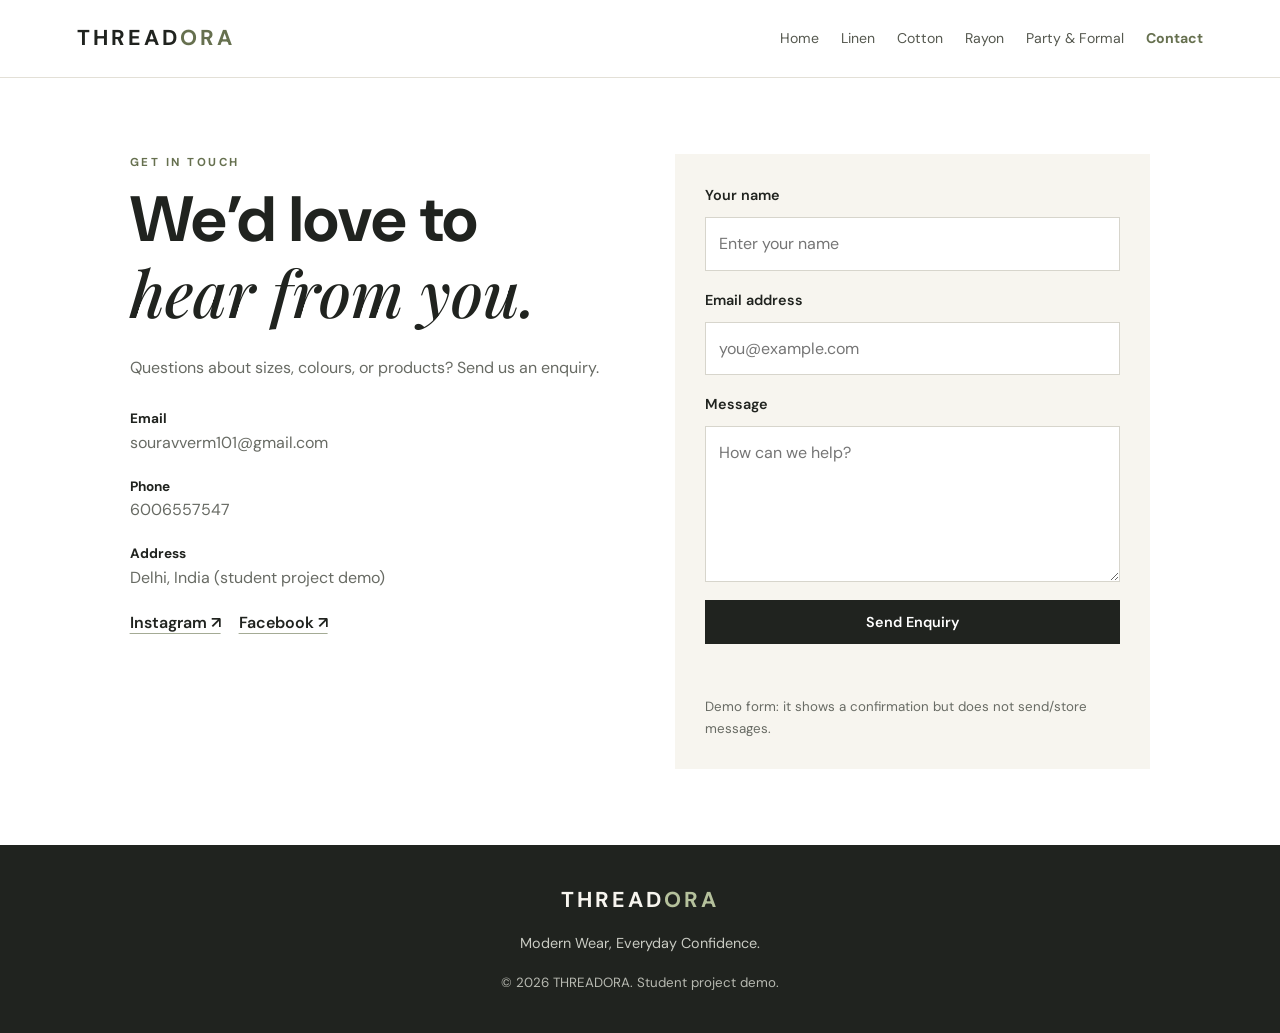
<file: contact.html>
<!DOCTYPE html><html lang="en"><head><meta charset="UTF-8"><meta name="viewport" content="width=device-width, initial-scale=1.0"><title>Contact | THREADORA</title><link rel="stylesheet" href="style.css"></head><body><header class="site-header"><a class="logo" href="index.html">THREAD<span>ORA</span></a><button class="menu-toggle" aria-label="Open menu" onclick="document.querySelector('nav').classList.toggle('open')">☰</button><nav><a href="index.html">Home</a><a href="linen.html">Linen</a><a href="cotton.html">Cotton</a><a href="rayon.html">Rayon</a><a href="formal.html">Party & Formal</a><a class="active" href="contact.html">Contact</a></nav></header><main class="section contact-layout"><div><p class="eyebrow">GET IN TOUCH</p><h1 class="page-title">We’d love to<br><em>hear from you.</em></h1><p class="intro">Questions about sizes, colours, or products? Send us an enquiry.</p><div class="contact-detail"><strong>Email</strong><a href="mailto:souravverm101@gmail.com">souravverm101@gmail.com</a></div><div class="contact-detail"><strong>Phone</strong><span>6006557547</span></div><div class="contact-detail"><strong>Address</strong><span>Delhi, India (student project demo)</span></div><div class="social"><a href="https://www.instagram.com/" target="_blank" rel="noopener">Instagram ↗</a><a href="https://www.facebook.com/" target="_blank" rel="noopener">Facebook ↗</a></div></div><form class="contact-form" id="contactForm"><label for="name">Your name</label><input id="name" name="name" required placeholder="Enter your name"><label for="email">Email address</label><input id="email" name="email" type="email" required placeholder="you@example.com"><label for="message">Message</label><textarea id="message" name="message" rows="5" required placeholder="How can we help?"></textarea><button class="btn" type="submit">Send Enquiry</button><p id="formMessage" aria-live="polite"></p><small>Demo form: it shows a confirmation but does not send/store messages.</small></form></main><footer><a class="logo" href="index.html">THREAD<span>ORA</span></a><p>Modern Wear, Everyday Confidence.</p><small>© 2026 THREADORA. Student project demo.</small></footer><script src="script.js"></script></body></html>
</file>
<file: style.css>
@import url('https://fonts.googleapis.com/css2?family=DM+Sans:wght@400;500;600;700&family=Playfair+Display:ital,wght@0,500;0,600;1,500;1,600&display=swap');
:root{--ink:#20231f;--muted:#686b64;--cream:#f7f5ef;--olive:#66704f;--line:#e3e0d7}*{box-sizing:border-box}body{margin:0;background:#fff;color:var(--ink);font-family:'DM Sans',Arial,sans-serif;line-height:1.6}a{color:inherit;text-decoration:none}.site-header{height:auto;min-height:78px;padding:18px 6%;display:flex;align-items:center;justify-content:space-between;border-bottom:1px solid var(--line);gap:24px;background:#fff;position:sticky;top:0;z-index:10}.logo{font-weight:700;letter-spacing:3px;font-size:1.35rem;white-space:nowrap}.logo span{color:var(--olive)}nav{display:flex;gap:22px;align-items:center}nav a{font-size:.88rem;color:#55584f}nav a:hover,nav a.active{color:var(--olive);font-weight:700}.menu-toggle{display:none;background:none;border:0;font-size:1.5rem}.hero{display:grid;grid-template-columns:1fr 1fr;min-height:530px;background:var(--cream)}.hero-copy{padding:80px 12% 70px 13%;align-self:center}.hero img{width:100%;height:100%;min-height:530px;object-fit:cover}.eyebrow{font-size:.72rem;letter-spacing:2.5px;font-weight:700;color:var(--olive);text-transform:uppercase;margin:0 0 12px}h1,h2{line-height:1.12;margin:0 0 22px}h1{font-size:clamp(2.8rem,5vw,5rem)}h1 em,h2 em{font-family:'Playfair Display',serif;font-weight:500}h2{font-size:clamp(2rem,3vw,3rem)}.hero-copy>p:not(.eyebrow),.intro{max-width:490px;color:var(--muted);margin:0 0 28px}.btn{display:inline-block;border:0;background:var(--ink);color:white;padding:13px 22px;font:600 .9rem 'DM Sans',sans-serif;cursor:pointer;transition:.2s}.btn:hover{background:var(--olive)}.section{padding:76px 7%}.category-grid{display:grid;grid-template-columns:repeat(4,1fr);gap:18px;margin-top:28px}.category{position:relative;overflow:hidden;background:var(--cream)}.category img{width:100%;height:300px;object-fit:cover;display:block;transition:transform .35s}.category:hover img{transform:scale(1.04)}.category span{display:block;padding:16px;font-weight:600}.about{background:var(--cream);display:grid;grid-template-columns:1fr 1.3fr;gap:50px}.about p{color:var(--muted);margin-top:0}.text-link{font-weight:700;border-bottom:1px solid var(--olive);padding-bottom:4px}.page-title{font-size:clamp(2.6rem,5vw,4rem)}.product-grid{display:grid;grid-template-columns:repeat(2,minmax(0,1fr));gap:28px;margin-top:32px;max-width:1050px}.product{border:1px solid var(--line);background:#fff}.product>img{width:100%;height:390px;object-fit:cover;display:block;background:var(--cream)}.product-info{padding:22px}.product-info h3{font-size:1.25rem;margin:0 0 8px}.product-info p{color:var(--muted);margin:7px 0}.product-info .price{font-size:1.25rem;font-weight:700;color:var(--ink)}.spec{font-size:.86rem}.product-info .btn{margin-top:12px}.cart-message{color:var(--olive);font-weight:600}.contact-layout{display:grid;grid-template-columns:1fr 1fr;gap:70px;max-width:1200px;margin:auto}.contact-detail{display:flex;flex-direction:column;margin:20px 0}.contact-detail strong{font-size:.85rem}.contact-detail span,.contact-detail a{color:var(--muted)}.social{display:flex;gap:18px;margin:20px 0}.social a{font-weight:600;text-decoration:underline;text-decoration-color:#a4ab95;text-underline-offset:5px}.contact-form{display:flex;flex-direction:column;gap:10px;background:var(--cream);padding:30px}.contact-form label{font-size:.9rem;font-weight:600}.contact-form input,.contact-form textarea{width:100%;border:1px solid #d7d5cc;background:#fff;padding:13px;font:inherit;margin-bottom:8px}.contact-form textarea{resize:vertical}.contact-form small{color:var(--muted)}footer{padding:38px 7%;background:#20231f;color:#f7f5ef;text-align:center}footer .logo span{color:#b5c19c}footer p{color:#c9cbc3;font-size:.9rem}footer .social{justify-content:center}footer .social a{color:#f7f5ef}footer small{color:#b7b9b1}.contact-form #formMessage{color:var(--olive);font-weight:600}@media(max-width:850px){.site-header{padding:16px 5%;flex-wrap:wrap}.menu-toggle{display:block}nav{display:none;flex-basis:100%;flex-direction:column;align-items:flex-start;gap:12px;padding:10px 0}nav.open{display:flex}.hero{grid-template-columns:1fr}.hero-copy{padding:55px 8%}.hero img{min-height:300px;height:360px}.category-grid{grid-template-columns:repeat(2,1fr)}.category img{height:240px}.about{grid-template-columns:1fr;gap:10px}.contact-layout{grid-template-columns:1fr;gap:35px}.section{padding:52px 6%}}@media(max-width:540px){.category-grid,.product-grid{grid-template-columns:1fr}.product>img{height:330px}.hero h1{font-size:3.2rem}.section{padding:42px 5%}.contact-form{padding:22px}.logo{font-size:1.15rem}}
/* Marketplace-style address and order review panel */
.btn.buy-now{background:var(--olive);margin-left:8px}.btn.buy-now:hover{background:#4e583a}
.checkout-overlay{display:none;position:fixed;inset:0;background:rgba(20,22,19,.62);z-index:1000;padding:18px;overflow:auto;align-items:flex-start;justify-content:center}
.checkout-overlay.show{display:flex}
.checkout-panel{position:relative;background:#fff;width:min(650px,100%);margin:18px auto;padding:30px;box-shadow:0 18px 70px rgba(0,0,0,.2)}
.checkout-close{position:absolute;right:18px;top:12px;border:0;background:transparent;font-size:30px;cursor:pointer;color:var(--ink)}
.checkout-panel h2{font-size:2rem;padding-right:24px}.checkout-subtitle{color:var(--muted);margin-top:-8px}
.checkout-items{border:1px solid var(--line);padding:12px 14px;margin:18px 0;background:var(--cream)}
.checkout-item{display:flex;justify-content:space-between;gap:14px;padding:6px 0;font-size:.92rem}
.checkout-form{display:flex;flex-direction:column;gap:8px}.checkout-form label{font-size:.86rem;font-weight:600;margin-top:4px}
.checkout-form input,.checkout-form select{width:100%;padding:12px;border:1px solid #d7d5cc;background:#fff;font:inherit;border-radius:2px}
.checkout-two{display:grid;grid-template-columns:1fr 1fr;gap:12px}
.checkout-total{display:flex;justify-content:space-between;align-items:center;border-top:1px solid var(--line);padding-top:16px;margin-top:12px;font-size:1.05rem}
.checkout-total strong{font-size:1.25rem}.checkout-submit{width:100%;margin-top:6px}.checkout-submit:disabled{opacity:.65}
.checkout-form small{color:var(--muted);font-size:.78rem}.checkout-form #checkoutMessage{color:var(--olive);font-weight:700}
@media(max-width:540px){.checkout-overlay{padding:8px}.checkout-panel{padding:22px 16px;margin:6px auto}.checkout-panel h2{font-size:1.65rem}.checkout-two{grid-template-columns:1fr}.btn.buy-now{margin:8px 0 0}}
</file>
